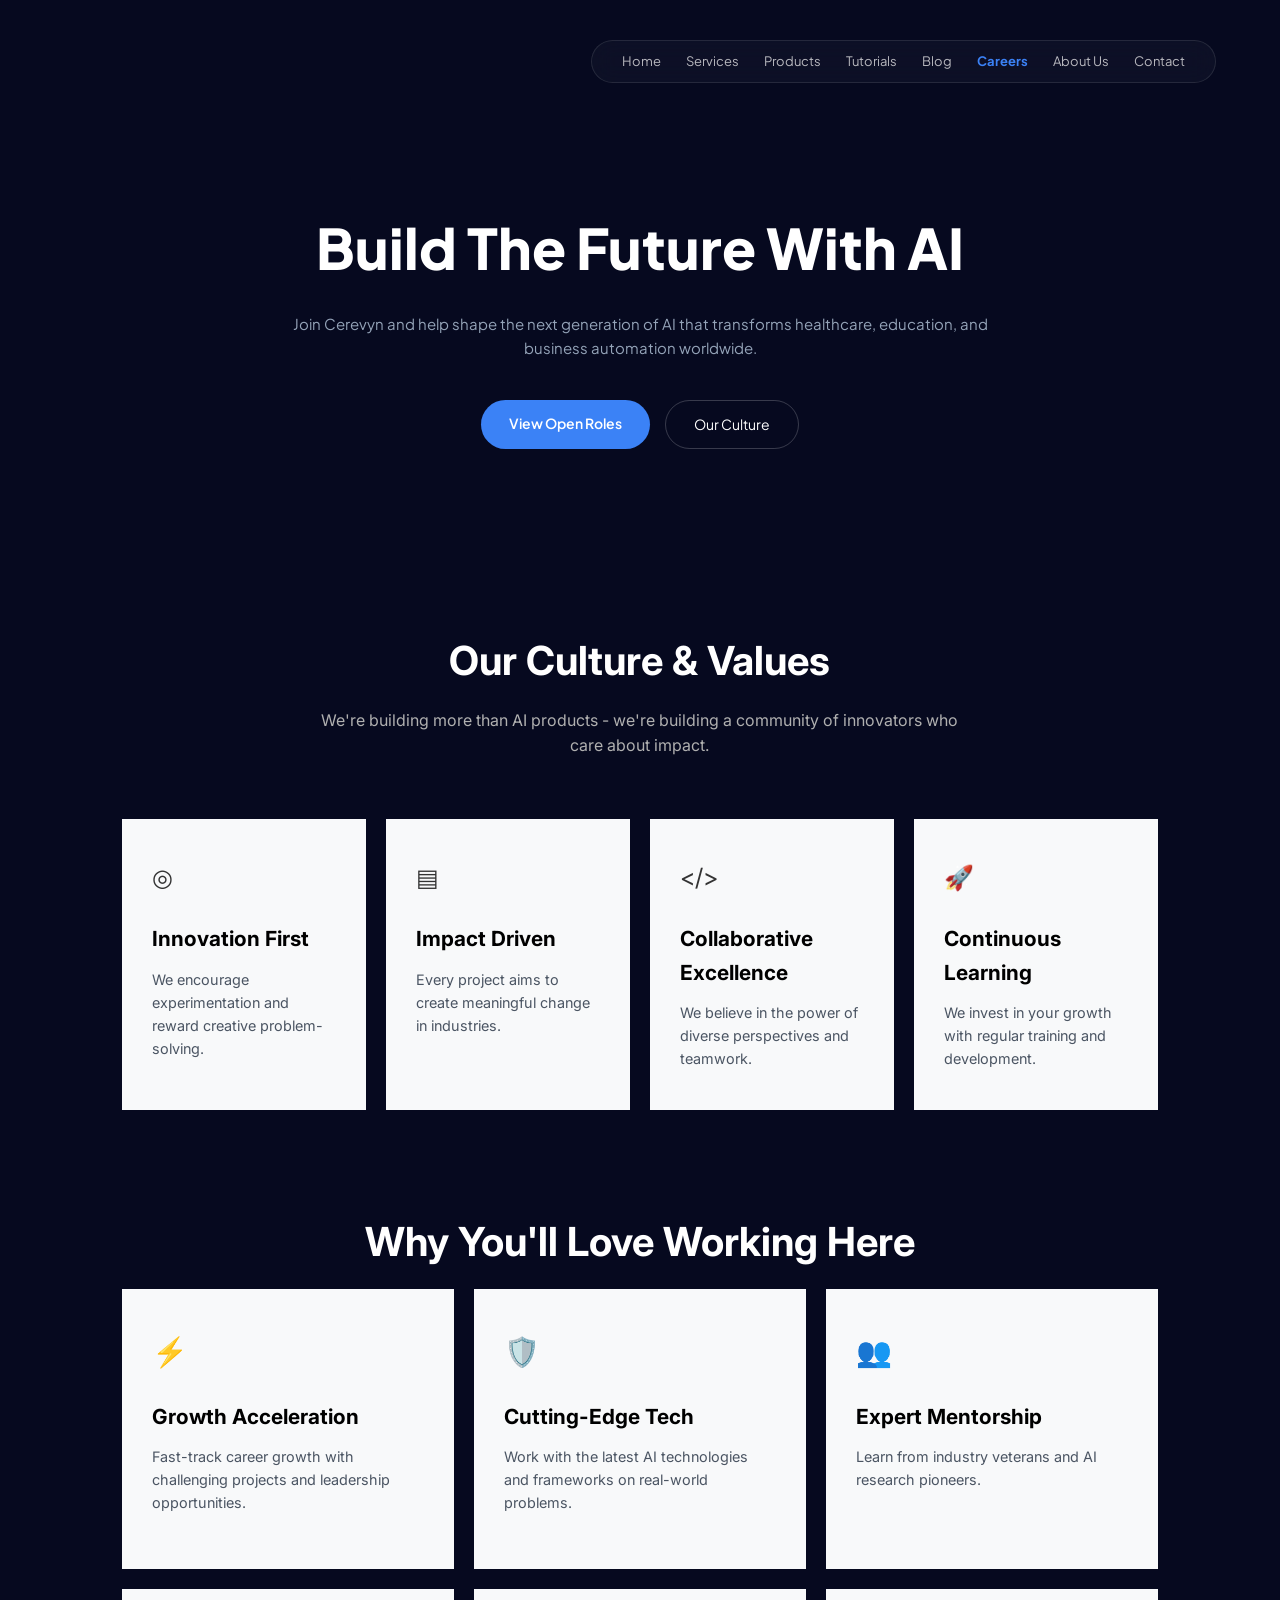
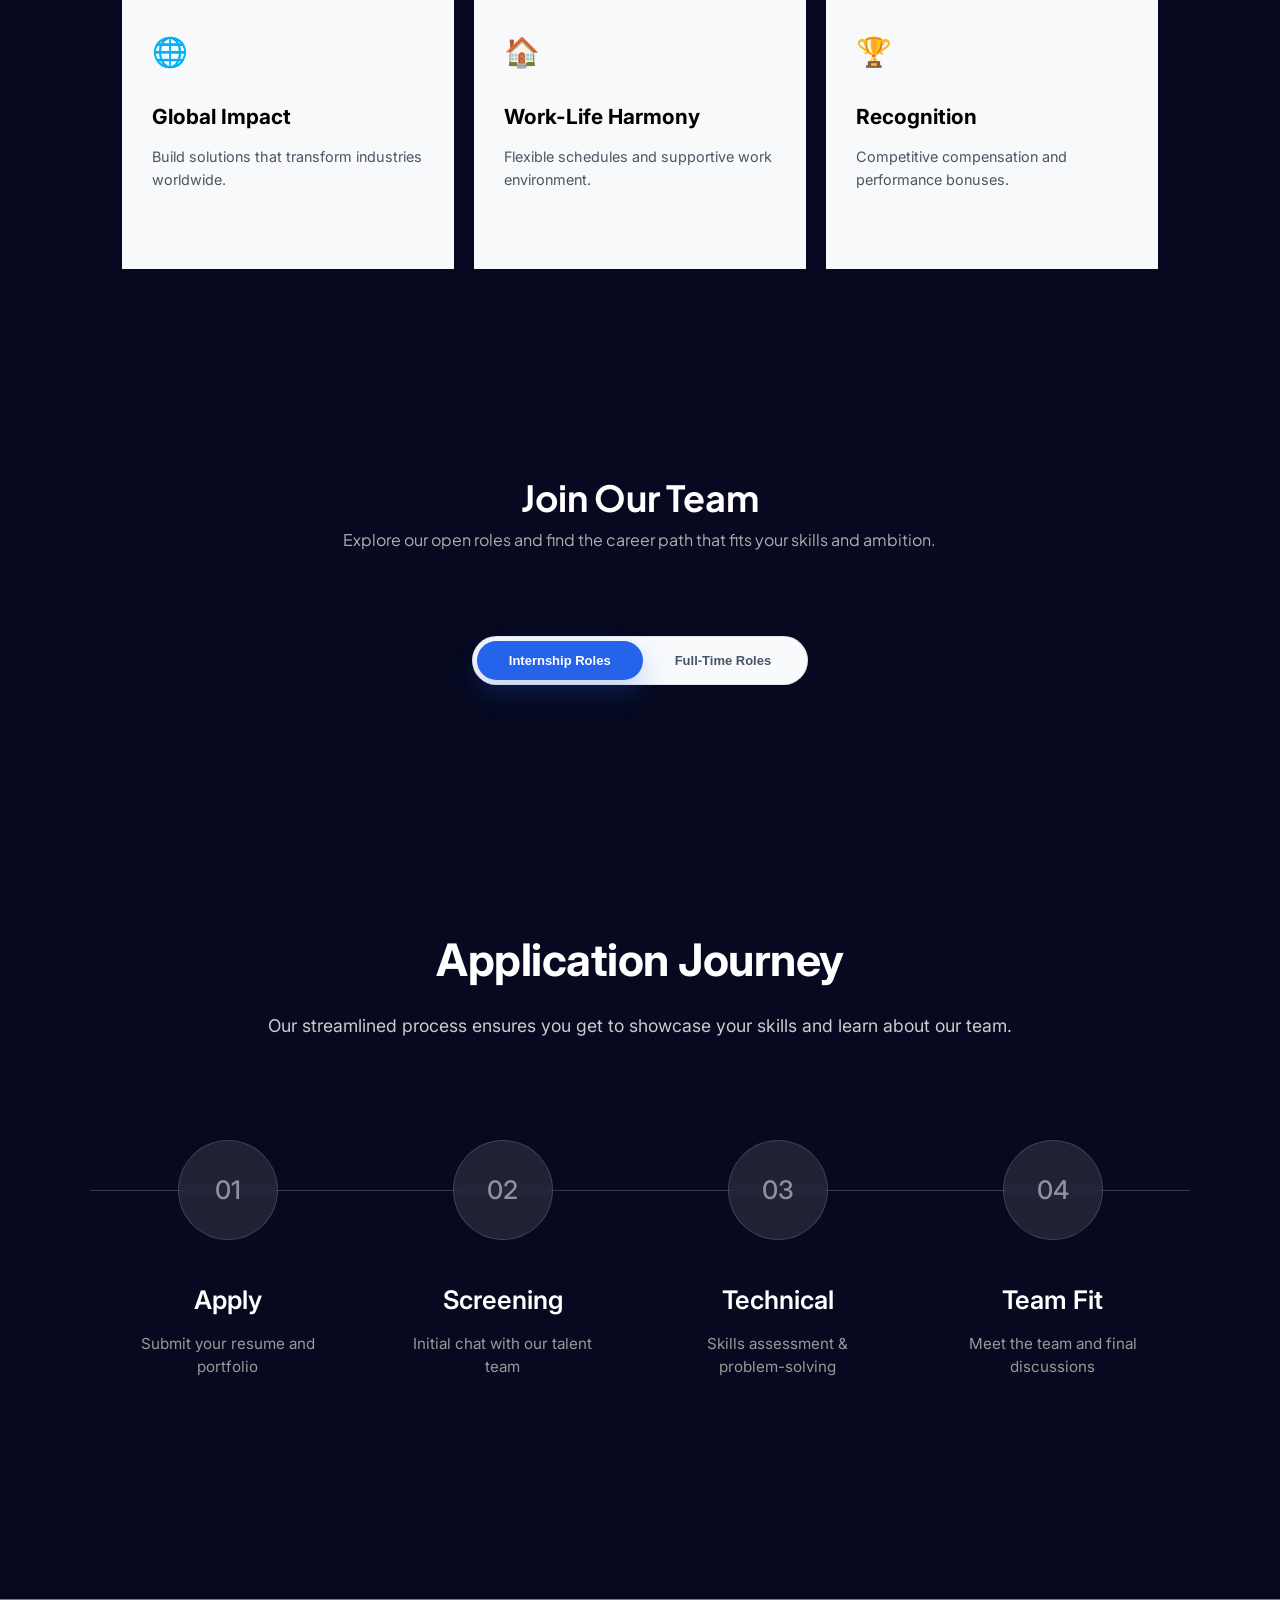
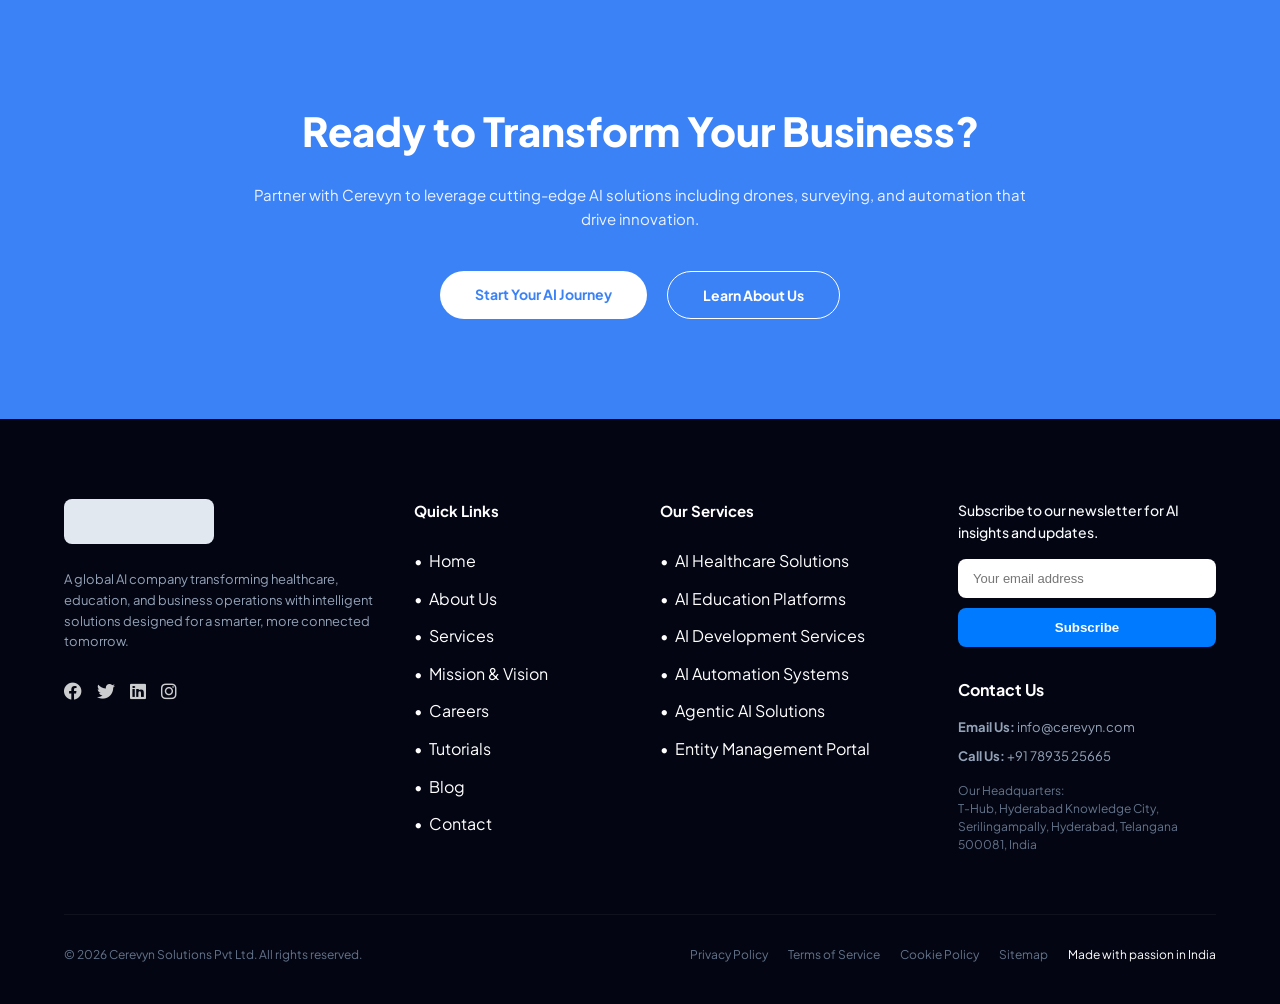
<file: careers.html>
<!DOCTYPE html>
<html lang="en">
<head>
    <meta charset="UTF-8">
    <meta name="viewport" content="width=device-width, initial-scale=1.0">
    <title>Careers | Cerevyn AI</title>
    <link href="https://fonts.googleapis.com/css2?family=Plus+Jakarta+Sans:wght@400;500;600;700;800&family=Inter:wght@400;500;600;700;800&display=swap" rel="stylesheet">
    <link rel="stylesheet" href="https://cdnjs.cloudflare.com/ajax/libs/font-awesome/6.0.0/css/all.min.css">
    <style>
        :root {
            --bg-dark: #06091f;
            --primary-blue: #3b82f6;
            --text-gray: #94a3b8;
            --card-bg: rgba(255, 255, 255, 0.03);
            --footer-bg: #030512;
        }

        * { margin: 0; padding: 0; box-sizing: border-box; }
        body { background-color: var(--bg-dark); font-family: 'Plus Jakarta Sans', sans-serif; color: white; line-height: 1.6; }
        .container { width: 90%; max-width: 1200px; margin: auto; }

        /* Navigation */
        .header-nav { display: flex; justify-content: flex-end; padding: 40px 0; }
        .nav-pill {
            background: rgba(255, 255, 255, 0.03);
            padding: 10px 30px; border-radius: 50px; border: 1px solid rgba(255, 255, 255, 0.1);
            display: flex; gap: 25px; font-size: 13px; backdrop-filter: blur(12px);
        }
        .nav-pill a { color: white; text-decoration: none; opacity: 0.7; }
        .nav-pill a.active { color: var(--primary-blue); font-weight: 700; opacity: 1; }

        /* Hero */
        .hero { text-align: center; padding: 80px 0; }
        .hero h1 { font-size: 56px; font-weight: 800; margin-bottom: 20px; }
        .hero p { color: var(--text-gray); max-width: 700px; margin: 0 auto 40px; font-size: 15px; }
        .btn-group { display: flex; justify-content: center; gap: 15px; }
        .btn-blue { background: var(--primary-blue); color: white; padding: 12px 28px; border-radius: 50px; text-decoration: none; font-weight: 600; font-size: 14px; }
        .btn-outline { border: 1px solid rgba(255,255,255,0.2); color: white; padding: 12px 28px; border-radius: 50px; text-decoration: none; font-size: 14px; }

        /* Culture & Benefits Section Styling - Background Removed */
        .careers-culture {
            background-color: transparent; 
            padding: 100px 0;
            font-family: 'Inter', sans-serif;
            text-align: center;
        }

        .figma-header h2 {
            color: #ffffff;
            font-size: 2.5rem;
            font-weight: 700;
            margin-bottom: 15px;
        }

        .figma-header p {
            color: #b0b0b0;
            font-size: 1rem;
            max-width: 650px;
            margin: 0 auto 60px auto;
        }

        .spacing-top {
            margin-top: 100px;
        }

        .culture-grid {
            display: grid;
            grid-template-columns: repeat(4, 1fr);
            gap: 20px;
        }

        .benefits-grid {
            display: grid;
            grid-template-columns: repeat(3, 1fr);
            gap: 20px;
        }

        /* Square Boxes - Matches image_94cf4e.jpg */
        .white-square-box {
            background-color: #f8f9fa;
            padding: 40px 30px;
            text-align: left;
            border-radius: 0px;
            min-height: 280px;
            display: flex;
            flex-direction: column;
            justify-content: flex-start;
        }

        .white-square-box h3 {
            color: #000000;
            font-size: 1.3rem;
            font-weight: 700;
            margin-bottom: 12px;
        }

        .white-square-box p {
            color: #4b5563;
            font-size: 0.9rem;
            line-height: 1.6;
        }

        .icon-placeholder {
            font-size: 1.5rem;
            color: #333;
            margin-bottom: 25px;
        }

        .blue-icon {
            font-size: 1.8rem;
            color: #0047ff;
            margin-bottom: 25px;
        }

        /* Role Cards Alignment Fix */
        .grid-3 {
            display: grid;
            grid-template-columns: repeat(3, 1fr);
            gap: 25px;
        }

        .join-team-section { background: transparent; padding: 100px 0; }
        .join-team-section .section-header { text-align: center; margin-bottom: 60px; }
        .join-team-section .section-header h2 { color: white; font-size: 36px; }
        .join-team-section .section-header p { color: #b0b0b0; max-width: 760px; margin: 0 auto; }
        .tab-bar { background: rgba(255,255,255,0.05); padding: 5px; border-radius: 50px; display: flex; justify-content: center; margin: 30px auto 50px; border: 1px solid rgba(255,255,255,0.1); width: fit-content; }
        .tab { padding: 8px 25px; border-radius: 50px; font-size: 13px; cursor: pointer; color: var(--text-gray); }
        .tab.active { background: var(--primary-blue); color: white; }

        .role-card { 
            background: white; 
            border-radius: 15px; 
            padding: 30px; 
            color: #334155; 
            text-align: left;
            display: flex;
            flex-direction: column;
            height: 100%;
        }
        .badge { background: #eff6ff; color: #3b82f6; font-size: 10px; padding: 3px 10px; border-radius: 4px; font-weight: 700; display: inline-block; margin-bottom: 10px; width: fit-content; }
        .role-card h4 { font-size: 16px; color: #0f172a; margin-bottom: 15px; border-bottom: 1px solid #f1f5f9; padding-bottom: 10px; min-height: 45px; }
        .role-card h5 { font-size: 13px; color: #0f172a; margin: 15px 0 5px; font-weight: 700; }
        .role-card p { font-size: 12px; color: #64748b; margin-bottom: 10px; line-height: 1.5; flex-grow: 1; }
        .apply-btn { background: var(--primary-blue); color: white; border: none; padding: 12px; border-radius: 6px; width: 100%; cursor: pointer; font-weight: 600; margin-top: 15px; }

        .join-team-section {
            background: transparent;
            padding: 100px 0;
            text-align: center;
        }
        .toggle-bar {
            display: inline-flex;
            background: #f8fafc;
            padding: 4px;
            border-radius: 999px;
            border: 1px solid rgba(15, 23, 42, 0.08);
            margin: 24px auto 0;
        }
        .tab-button {
            padding: 12px 32px;
            border-radius: 999px;
            font-size: 13px;
            font-weight: 700;
            cursor: pointer;
            transition: all 0.25s ease;
            background: transparent;
            color: #475569;
            border: none;
        }
        .tab-button.active {
            background: #2563eb;
            color: white;
            box-shadow: 0 12px 28px rgba(37, 99, 235, 0.25);
        }
        .role-cards {
            display: flex;
            justify-content: center;
            margin-top: 20px;
            padding: 0 10px;
        }
        .roles-grid {
            display: none;
            width: 100%;
            max-width: 1080px;
            justify-content: center;
            align-items: flex-start;
            flex-wrap: wrap;
            gap: 14px;
            margin: 0 auto;
        }
        .roles-grid.active {
            display: flex;
        }
        .job-card {
            width: 100%;
            max-width: 340px;
            background: transparent;
            border-radius: 1.25rem;
            overflow: visible;
            display: flex;
            flex-direction: column;
            transition: transform 0.2s ease, box-shadow 0.2s ease;
            min-height: 520px;
        }
        .job-card:hover {
            transform: translateY(-4px);
            box-shadow: 0 6px 16px rgba(0, 0, 0, 0.12);
        }
        .job-card-header {
            background: linear-gradient(180deg, #2b88ff 0%, #1E76E5 100%);
            color: white;
            padding: 1.6rem 1.6rem 1.2rem;
            text-align: left;
            border-radius: 0.9rem 0.9rem 1.25rem 1.25rem;
            box-shadow: 0 8px 24px rgba(30,118,229,0.16);
        }
        .job-card-header h2 {
            font-size: 1.05rem;
            font-weight: 800;
            margin: 0 0 6px 0;
            line-height: 1.25;
            letter-spacing: -0.01em;
            color: #ffffff;
        }
        .job-meta {
            display: flex;
            justify-content: center;
            flex-wrap: wrap;
            gap: 0.5rem;
            font-size: 0.6rem;
            color: rgba(255, 255, 255, 0.8);
            margin-top: 0.5rem;
            text-transform: uppercase;
            font-weight: 700;
            letter-spacing: 0.1em;
        }
        .job-meta span {
            background: rgba(255, 255, 255, 0.2);
            border-radius: 0.25rem;
            padding: 0.25rem 0.5rem;
        }
        .job-card-body {
            padding: 1.6rem;
            color: #1f2937;
            display: flex;
            flex-direction: column;
            text-align: left;
            gap: 0.9rem;
            background: white;
            border: 1px solid rgba(15, 23, 42, 0.04);
            border-radius: 0 0 1.25rem 1.25rem;
            margin-top: -0.9rem;
            box-shadow: 0 6px 18px rgba(2,6,23,0.12);
            flex-grow: 1;
            justify-content: space-between;
        }
        .job-card-body div {
            display: flex;
            flex-direction: column;
            gap: 0.5rem;
        }
        .job-card-body h3 {
            font-size: 0.7rem;
            font-weight: 800;
            margin: 0;
            color: #6b7280;
            text-transform: none;
            letter-spacing: 0.02em;
        }
        .job-card-body p {
            color: #374151;
            font-size: 0.82rem;
            line-height: 1.5;
            margin: 0;
        }
        .requirements-tags {
            display: flex;
            flex-wrap: wrap;
            gap: 0.5rem;
            margin: 0.25rem 0 0 0;
        }
        .requirement-pill {
            background: #f8fafc;
            border: 1px solid #e6eefc;
            color: #0f172a;
            font-size: 0.72rem;
            font-weight: 700;
            padding: 0.4rem 0.85rem;
            border-radius: 9999px;
            white-space: nowrap;
        }
        .job-card-cta {
            background: transparent;
            padding: 1rem 0 0;
            border-top: 1px solid rgba(15, 23, 42, 0.06);
            margin-top: auto;
        }
        .job-card-cta h4 {
            color: #1f2937;
            font-size: 0.65rem;
            font-weight: 700;
            margin-bottom: 0.25rem;
            text-transform: uppercase;
            letter-spacing: 0.1em;
        }
        .job-card-cta p {
            color: #6b7280;
            font-size: 0.75rem;
            line-height: 1.4;
            margin-bottom: 0.75rem;
        }
        .apply-buttons {
            display: flex;
            gap: 0.75rem;
            flex-direction: column;
        }
        .apply-buttons button {
            flex: 1;
            min-width: auto;
            background: #02184b;
            border: none;
            color: white;
            border-radius: 1rem;
            padding: 0.75rem 1rem;
            font-size: 0.78rem;
            font-weight: 700;
            display: flex;
            align-items: center;
            justify-content: center;
            gap: 0.5rem;
            cursor: pointer;
            transition: background 0.18s ease;
            text-transform: none;
            letter-spacing: 0.01em;
        }
        .apply-buttons .primary-apply {
            background: #1E76E5;
            color: white;
            border-radius: 1.25rem;
            padding: 0.9rem 1rem;
            font-weight: 800;
        }
        .apply-buttons .secondary-apply {
            background: #0f172a;
            color: white;
            border-radius: 1rem;
        }
        .apply-buttons .linkedin-apply {
            background: #1E76E5;
        }

        .icon-mail::before {
            content: "✉️";
        }
        .icon-linkedin::before {
            content: "in";
            font-weight: 700;
            letter-spacing: 0.04em;
        }

        /* Application Journey */
        .application-journey-section {
            background-color: transparent;
            color: #ffffff;
            padding: 120px 20px;
            font-family: 'Inter', sans-serif;
            text-align: center;
        }

        .journey-container { max-width: 1100px; margin: 0 auto; }
        .journey-intro h2 { font-size: 2.8rem; font-weight: 700; margin-bottom: 15px; letter-spacing: -0.5px; }
        .journey-intro p { font-size: 1.1rem; color: #cccccc; margin-bottom: 100px; }
        .timeline-wrapper { position: relative; }
        .center-line { position: absolute; top: 50px; left: 0; width: 100%; height: 1px; background-color: rgba(255, 255, 255, 0.2); z-index: 1; }
        .steps-grid { display: flex; justify-content: space-between; position: relative; z-index: 2; }
        .journey-step { flex: 1; display: flex; flex-direction: column; align-items: center; }
        .circle { width: 100px; height: 100px; background-color: rgba(255, 255, 255, 0.1); border: 1px solid rgba(255, 255, 255, 0.15); border-radius: 50%; display: flex; align-items: center; justify-content: center; font-size: 1.6rem; font-weight: 500; color: rgba(255, 255, 255, 0.5); margin-bottom: 40px; backdrop-filter: blur(5px); }
        .journey-step h3 { font-size: 1.6rem; font-weight: 600; margin-bottom: 12px; }
        .journey-step p { font-size: 0.95rem; color: #999999; line-height: 1.5; max-width: 200px; }

        /* CTA & Footer */
        .ready-section { background: var(--primary-blue); padding: 100px 0; text-align: center; margin-top: 100px; }
        .ready-section h2 { font-size: 40px; font-weight: 800; margin-bottom: 20px; }
        .ready-section p { max-width: 800px; margin: 0 auto 40px; font-size: 15px; opacity: 0.9; }
        .ready-btns { display: flex; justify-content: center; gap: 20px; }
        .btn-white-pill { background: white; color: var(--primary-blue); padding: 12px 35px; border-radius: 50px; text-decoration: none; font-weight: 700; font-size: 14px; }
        .btn-outline-pill { border: 1.5px solid white; color: white; padding: 12px 35px; border-radius: 50px; text-decoration: none; font-weight: 700; font-size: 14px; }

        footer { background: var(--footer-bg); padding: 80px 0 40px; }
        .footer-grid { display: grid; grid-template-columns: 1.2fr 0.8fr 1fr 1fr; gap: 40px; margin-bottom: 60px; }
        .footer-logo-area .logo-placeholder { width: 150px; height: 45px; background: #e2e8f0; border-radius: 8px; margin-bottom: 25px; }
        .footer-logo-area p { font-size: 13px; color: var(--text-gray); margin-bottom: 25px; line-height: 1.6; }
        .social-links { display: flex; gap: 15px; }
        .social-links a { color: white; font-size: 18px; opacity: 0.8; }
        .footer-col h4 { font-size: 15px; margin-bottom: 25px; font-weight: 700; }
        .footer-col ul { list-style: none; }
        .footer-col ul li { margin-bottom: 12px; position: relative; padding-left: 15px; }
        .footer-col ul li::before { content: "•"; position: absolute; left: 0; color: white; }
        .footer-col ul li a { color: var(--text-gray); text-decoration: none; font-size: 13px; }
        .input-group input { width: 100%; background: #f1f5f9; border: none; padding: 15px 20px; border-radius: 10px; font-size: 13px; color: #334155; }
        .subscribe-btn { width: 100%; background: var(--primary-blue); color: white; border: none; padding: 15px; border-radius: 10px; font-weight: 700; cursor: pointer; }
        .footer-bottom { border-top: 1px solid rgba(255,255,255,0.05); padding-top: 30px; display: flex; justify-content: space-between; align-items: center; font-size: 12px; color: var(--text-gray); }
        .footer-links { display: flex; gap: 20px; }
        .made-with { color: white; font-weight: 600; }

        @media (max-width: 1024px) {
            .culture-grid, .benefits-grid, .grid-3 { grid-template-columns: repeat(2, 1fr); }
        }
        @media (max-width: 768px) {
            .culture-grid, .benefits-grid, .grid-3 { grid-template-columns: 1fr; }
            .steps-grid { flex-direction: column; gap: 60px; }
            .center-line { display: none; }
        }
    </style>
</head>
<body>

<div class="container">
    <header class="header-nav">
        <nav class="nav-pill">
            <a href="index.html">Home</a>
            <a href="services.html">Services</a>
            <a href="products.html">Products</a>
            <a href="Tutorials.html">Tutorials</a>
            <a href="Blog.html">Blog</a>
            <a href="careers.html" class="active">Careers</a>
            <a href="about.html">About Us</a>
            <a href="contact.html">Contact</a>
        </nav>
    </header>

    <section class="hero">
        <h1>Build The Future With AI</h1>
        <p>Join Cerevyn and help shape the next generation of AI that transforms healthcare, education, and business automation worldwide.</p>
        <div class="btn-group">
            <a href="#roles" class="btn-blue">View Open Roles</a>
            <a href="#" class="btn-outline">Our Culture</a>
        </div>
    </section>

    <!-- Background colour removed to match site theme -->
    <section class="careers-culture">
        <div class="container">
            <div class="figma-header">
                <h2>Our Culture & Values</h2>
                <p>We're building more than AI products - we're building a community of innovators who care about impact.</p>
            </div>

            <div class="culture-grid">
                <div class="white-square-box">
                    <div class="icon-placeholder">◎</div>
                    <h3>Innovation First</h3>
                    <p>We encourage experimentation and reward creative problem-solving.</p>
                </div>
                <div class="white-square-box">
                    <div class="icon-placeholder">▤</div>
                    <h3>Impact Driven</h3>
                    <p>Every project aims to create meaningful change in industries.</p>
                </div>
                <div class="white-square-box">
                    <div class="icon-placeholder">&lt;/&gt;</div>
                    <h3>Collaborative Excellence</h3>
                    <p>We believe in the power of diverse perspectives and teamwork.</p>
                </div>
                <div class="white-square-box">
                    <div class="icon-placeholder">🚀</div>
                    <h3>Continuous Learning</h3>
                    <p>We invest in your growth with regular training and development.</p>
                </div>
            </div>

            <div class="figma-header spacing-top">
                <h2>Why You'll Love Working Here</h2>
            </div>

            <div class="benefits-grid">
                <div class="white-square-box">
                    <div class="blue-icon">⚡</div>
                    <h3>Growth Acceleration</h3>
                    <p>Fast-track career growth with challenging projects and leadership opportunities.</p>
                </div>
                <div class="white-square-box">
                    <div class="blue-icon">🛡️</div>
                    <h3>Cutting-Edge Tech</h3>
                    <p>Work with the latest AI technologies and frameworks on real-world problems.</p>
                </div>
                <div class="white-square-box">
                    <div class="blue-icon">👥</div>
                    <h3>Expert Mentorship</h3>
                    <p>Learn from industry veterans and AI research pioneers.</p>
                </div>
                <div class="white-square-box">
                    <div class="blue-icon">🌐</div>
                    <h3>Global Impact</h3>
                    <p>Build solutions that transform industries worldwide.</p>
                </div>
                <div class="white-square-box">
                    <div class="blue-icon">🏠</div>
                    <h3>Work-Life Harmony</h3>
                    <p>Flexible schedules and supportive work environment.</p>
                </div>
                <div class="white-square-box">
                    <div class="blue-icon">🏆</div>
                    <h3>Recognition</h3>
                    <p>Competitive compensation and performance bonuses.</p>
                </div>
            </div>
        </div>
    </section>

    <section id="roles" class="join-team-section">
        <div class="container">
            <div class="section-header">
                <h2>Join Our Team</h2>
                <p>Explore our open roles and find the career path that fits your skills and ambition.</p>
            </div>
            <div class="toggle-bar">
                <button class="tab-button active" data-target="internship">Internship Roles</button>
                <button class="tab-button" data-target="fulltime">Full-Time Roles</button>
            </div>
            <div class="role-cards">
                <div class="roles-grid active" id="rolesContainer">
                </div>
            </div>
        </div>
    </section>

    <section class="application-journey-section">
        <div class="journey-container">
            <div class="journey-intro">
                <h2>Application Journey</h2>
                <p>Our streamlined process ensures you get to showcase your skills and learn about our team.</p>
            </div>
            <div class="timeline-wrapper">
                <div class="center-line"></div>
                <div class="steps-grid">
                    <div class="journey-step">
                        <div class="circle">01</div>
                        <h3>Apply</h3>
                        <p>Submit your resume and portfolio</p>
                    </div>
                    <div class="journey-step">
                        <div class="circle">02</div>
                        <h3>Screening</h3>
                        <p>Initial chat with our talent team</p>
                    </div>
                    <div class="journey-step">
                        <div class="circle">03</div>
                        <h3>Technical</h3>
                        <p>Skills assessment & problem-solving</p>
                    </div>
                    <div class="journey-step">
                        <div class="circle">04</div>
                        <h3>Team Fit</h3>
                        <p>Meet the team and final discussions</p>
                    </div>
                </div>
            </div>
        </div>
    </section>
</div>

<section class="ready-section">
    <div class="container">
        <h2>Ready to Transform Your Business?</h2>
        <p>Partner with Cerevyn to leverage cutting-edge AI solutions including drones, surveying, and automation that drive innovation.</p>
        <div class="ready-btns">
            <a href="#" class="btn-white-pill">Start Your AI Journey</a>
            <a href="#" class="btn-outline-pill">Learn About Us</a>
        </div>
    </div>
</section>

<footer>
    <div class="container">
        <div class="footer-grid">
            <div class="footer-logo-area">
                <div class="logo-placeholder"></div>
                <p>A global AI company transforming healthcare, education, and business operations with intelligent solutions designed for a smarter, more connected tomorrow.</p>
                <div class="social-links">
                    <a href="#"><i class="fab fa-facebook"></i></a>
                    <a href="#"><i class="fab fa-twitter"></i></a>
                    <a href="#"><i class="fab fa-linkedin"></i></a>
                    <a href="#"><i class="fab fa-instagram"></i></a>
                </div>
            </div>
            <div class="footer-col">
                <h4>Quick Links</h4>
                <ul>
                    <li> Home</li>
                    <li> About Us</li>
                    <li> Services</li>
                    <li> Mission & Vision</li>
                    <li> Careers</li>
                    <li> Tutorials</li>
                    <li> Blog</li>
                    <li> Contact</li>
                </ul>
            </div>
            <div class="footer-col">
                <h4>Our Services</h4>
                <ul>
                        <li> AI Healthcare Solutions</li>
                        <li> AI Education Platforms</li>
                        <li> AI Development Services</li>
                        <li> AI Automation Systems</li>
                        <li> Agentic AI Solutions</li>
                        <li> Entity Management Portal</li>
                </ul>
            </div>
            <!-- Newsletter & Contact -->
                <div>
                    <p style="font-size: 14px; color: #f8fafc; margin-bottom: 15px; font-weight: 500;">Subscribe to our newsletter for AI insights and updates.</p>
                    <input type="text" placeholder="Your email address" style="width: 100%; padding: 12px 15px; border-radius: 8px; border: none; background: white; margin-bottom: 10px; font-size: 13px;">
                    <button style="width: 100%; background: #007bff; color: white; padding: 12px; border: none; border-radius: 8px; font-weight: 700; cursor: pointer; margin-bottom: 30px;">Subscribe</button>
                    
                    <h4 style="font-size: 16px; font-weight: 700; margin-bottom: 15px;">Contact Us</h4>
                    <p style="font-size: 13px; color: #94a3b8; margin-bottom: 8px;"><strong>Email Us:</strong> info@cerevyn.com</p>
                    <p style="font-size: 13px; color: #94a3b8; margin-bottom: 15px;"><strong>Call Us:</strong> +91 78935 25665</p>
                    <p style="font-size: 12px; color: #64748b; line-height: 1.5;">
                        Our Headquarters:<br>
                        T-Hub, Hyderabad Knowledge City, Serilingampally, Hyderabad, Telangana 500081, India
                    </p>
                </div>
            </div>

            <!-- Bottom Copyright Bar -->
            <div style="border-top: 1px solid rgba(255,255,255,0.05); padding-top: 30px; display: flex; justify-content: space-between; align-items: center; font-size: 12px; color: #64748b; flex-wrap: wrap; gap: 15px;">
                <div>© 2026 Cerevyn Solutions Pvt Ltd. All rights reserved.</div>
                <div style="display: flex; gap: 20px; flex-wrap: wrap;">
                    <span>Privacy Policy</span>
                    <span>Terms of Service</span>
                    <span>Cookie Policy</span>
                    <span>Sitemap</span>
                    <span style="color: white;">Made with passion in India</span>
                </div>
            </div>
        </div>
    </footer>
    <script src="script.js"></script>
    <script>
    const roles = {
        internship: [
            {
                title: "Full Stack Development Intern",
                meta: "3-6 Months | Hybrid",
                focus: "React, TypeScript, Node.js, and cloud-first architectures for enterprise AI products.",
                experience: "React, TypeScript, Node.js, and cloud-first architectures for enterprise AI products.",
                skills: ["React", "TypeScript", "Node.js", "AWS/Azure", "CI/CD"]
            },
            {
                title: "AI & Machine Learning Intern",
                meta: "3-6 Months | Hybrid",
                focus: "Model experimentation, data pipelines, and applied ML for healthcare, education, and automation.",
                experience: "Ship ML prototypes to production and learn model lifecycle management with real datasets.",
                skills: ["Python", "TensorFlow", "PyTorch", "MLOps", "Data Pipelines"]
            },
            {
                title: "Agentic AI Intern",
                meta: "3-6 Months | Hybrid",
                focus: "LLM integration, retrieval-augmented generation (RAG), and autonomous agent workflows.",
                experience: "Design intelligent agents that orchestrate APIs, memory systems, and multi-modal experiences.",
                skills: ["LLMs", "LangChain", "RAG", "APIs", "Multi-modal AI"]
            }
        ],
        fulltime: [
            {
                title: "AI Software Engineer (AWS & Azure)",
                meta: "1-3 Years | Onsite - Hyderabad, India",
                focus: "Build and deploy scalable AI/ML services across AWS and Azure. Automate data pipelines and containerized model deployments. Collaborate with AI, DevOps, and product teams to launch production AI solutions.",
                experience: "Experience with cloud platforms (AWS/Azure), Strong Python/TypeScript skills, Understanding of containerization, Knowledge of CI/CD pipelines.",
                skills: ["AWS", "Azure", "Python", "TypeScript", "Docker"]
            },
            {
                title: "Agentic AI Developer",
                meta: "1-3 Years | Onsite - Hyderabad, India",
                focus: "Design autonomous agents powered by LLMs and retrieval systems. Create multi-agent workflows with voice and multimodal interfaces. Ship production-ready agents leveraging LangChain, LlamaIndex, and modern MLOps stacks.",
                experience: "Experience with LLMs and agent frameworks, Strong problem-solving skills, Knowledge of RAG systems, Experience with API integration.",
                skills: ["LLMs", "LangChain", "LlamaIndex", "RAG", "APIs"]
            }
        ]
    };

    function renderRoles(type) {
        const container = document.getElementById('rolesContainer');
        container.innerHTML = roles[type].map(role => `
            <div class="job-card">
                <div class="job-card-header">
                    <h2>${role.title}</h2>
                    <div class="job-meta">
                        <span>${role.meta}</span>
                    </div>
                </div>
                <div class="job-card-body">
                    <div>
                        <h3>${type === 'internship' ? 'Focus Areas' : "What You'll Do"}</h3>
                        <p>${role.focus}</p>
                    </div>
                    <div>
                        <h3>${type === 'internship' ? "You'll Experience" : "Requirements"}</h3>
                        <p>${role.experience}</p>
                    </div>
                    <div class="requirements-tags">
                        ${role.skills.map(s => `<span class="requirement-pill">${s}</span>`).join('')}
                    </div>
                    <div class="job-card-cta">
                        <h4>How to Apply</h4>
                        <p>Share your resume, portfolio, and area of interest with our team.</p>
                        <div class="apply-buttons">
                            ${type === 'internship' 
                                ? `<button style="background: #1E76E5; width: 100%; border-radius: 1rem; color: white; border: none; padding: 10px; cursor: pointer;">Apply Now ↗</button>` 
                                : `<button class="apply-mail"><i class="fas fa-envelope"></i> Apply Via mail</button>
                                   <button class="apply-linkedin"><i class="fab fa-linkedin"></i> LinkedIn Easy Apply</button>`
                            }
                        </div>
                    </div>
                </div>
            </div>
        `).join('');
    }

    document.addEventListener('DOMContentLoaded', () => {
        renderRoles('internship');

        document.querySelectorAll('.tab-button').forEach(button => {
            button.addEventListener('click', () => {
                document.querySelectorAll('.tab-button').forEach(btn => btn.classList.remove('active'));
                button.classList.add('active');
                renderRoles(button.getAttribute('data-target'));
            });
        });
    });
    </script>
</body>
</html>
</file>
